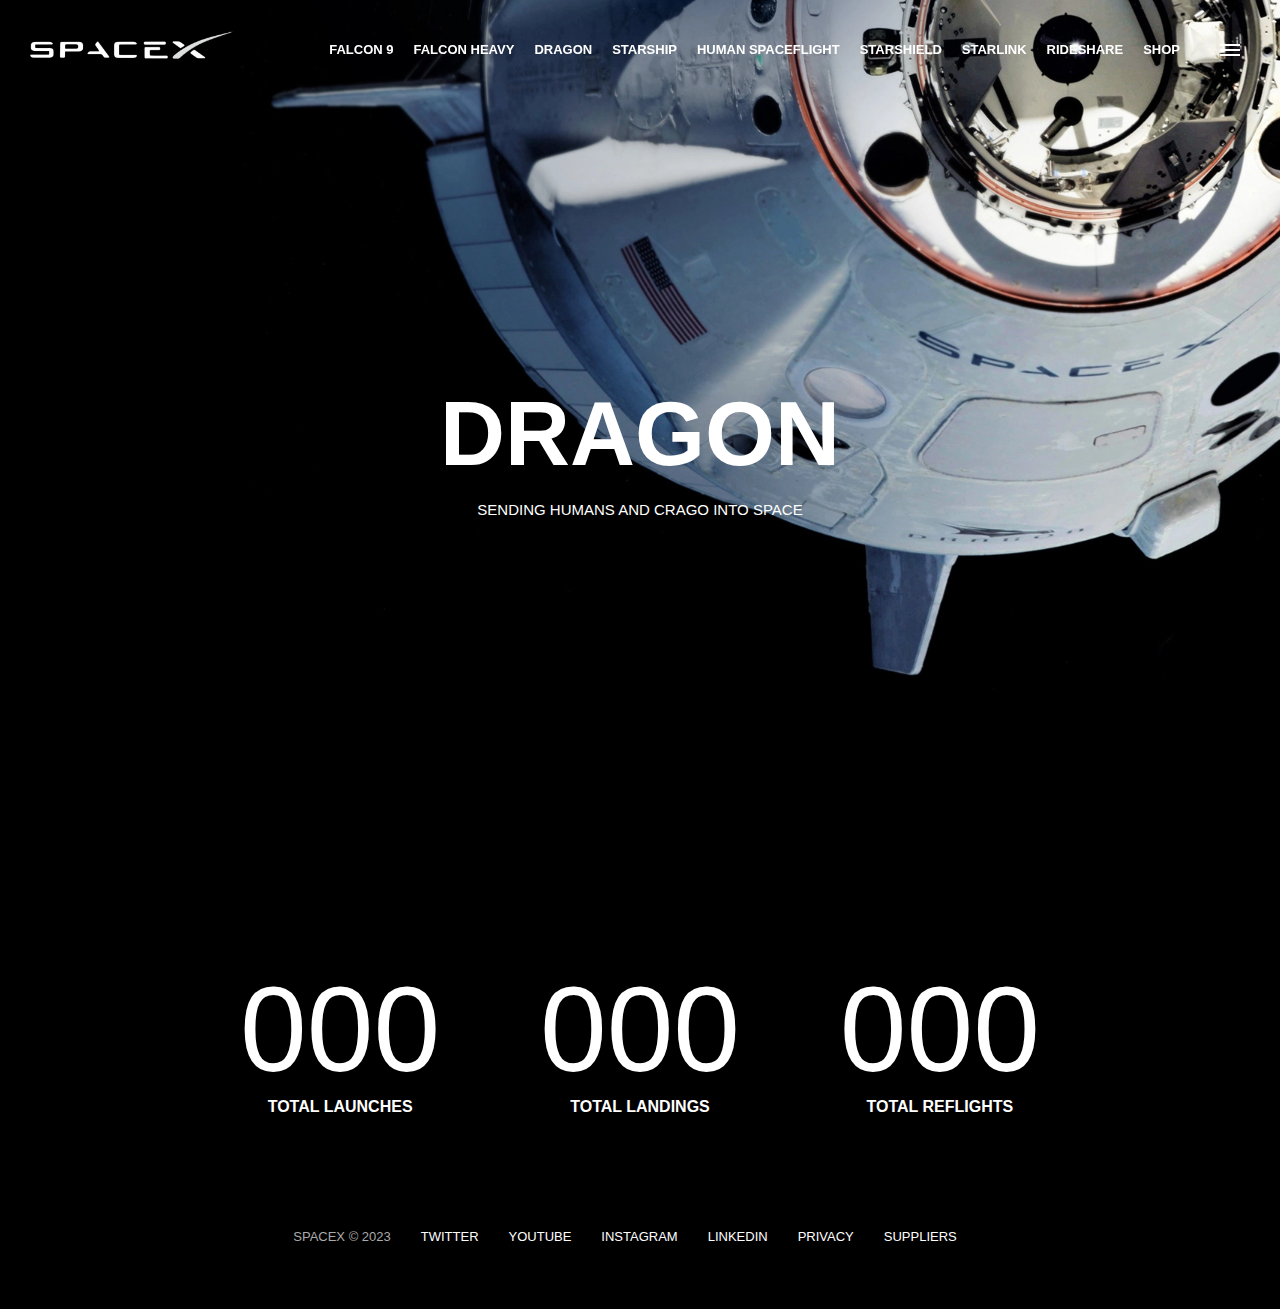
<file: dragon.html>
<!DOCTYPE html>
<html lang="en">
<head>
    <meta charset="UTF-8">
    <meta name="viewport" content="width=device-width, initial-scale=1.0">
    <meta http-equiv="X-UA-Compatible" content="IE=edge">
    <link rel="stylesheet" href="style.css">
    <title>Space X</title>
</head>
<body>


    <!-- Overlay -->
    <div id="overlay"></div>
    <div id="ham-menu" class="main-menu">
        <ul>
            <li><a href="index.html">Mission</a></li>
            <li><a href="index.html">Launches</a></li>
            <li><a href="index.html">Carriers</a></li>
            <li><a href="index.html">Updates</a></li>
            <li class="menu-only"><a href="falcon9.html">Falcon 9</a></li>
            <li class="menu-only"><a href="falcon-heavy.html">Falcon Heavy</a></li>
            <li class="menu-only"><a href="dragon.html">Dragon</a></li>
            <li class="menu-only"><a href="starship.html">Starship</a></li>
            <li class="menu-only"><a href="human-spaceflight.html">Human Spaceflight</a></li>
            <li class="menu-only"><a href="starshield.html">Starshield</a></li>
            <li class="menu-only"><a href="starlink.html">Starlink</a></li>
            <li class="menu-only"><a href="rideshare.html">Rideshare</a></li>
            <li><a href="#">Shop</a></li>
        </ul>
    </div>



    <!-- Navbar/Header -->
    <header class="navbar">
        <div class="logo">
            <a href="index.html">
                <img src="images/logo.png" alt="Space X"/>
            </a>
        </div>

        <nav class="navbar-items">
            <ul>
                <li><a href="falcon9.html">Falcon 9</a></li>
                <li><a href="falcon-heavy.html">Falcon Heavy</a></li>
                <li><a href="dragon.html">Dragon</a></li>
                <li><a href="starship.html">Starship</a></li>
                <li><a href="human-spaceflight.html">Human Spaceflight</a></li>
                <li><a href="starshield.html">Starshield</a></li>
                <li><a href="starlink.html">Starlink</a></li>
                <li><a href="rideshare.html">Rideshare</a></li>
                <li><a href="#">Shop</a></li>
            </ul>
        </nav>
    </header>  


    <!-- Hamburger Menu -->
    <button id="ham-btn" class="hamburger" type="button">
        <span class="ham-top"></span>
        <span class="ham-middle"></span>
        <span class="ham-bottom"></span>
    </button>    
    

    <!-- Section -->
    <section class="dragon  section-animate "></section>
        
    <div class="dragon-inner stylePages">
            <h3>Dragon</h3>
          <p>Sending Humans and Crago into Space</p>  
    </div>

    <div class="stats">
        <div>
            <span class="counter" data-target="43">000</span>
            <h4>Total Launches</h4>
        </div>
        <div>
            <span class="counter" data-target="38">000</span>
            <h4>Total Landings</h4>
        </div>
        <div>
            <span class="counter" data-target="21">000</span>
            <h4>Total Reflights</h4>
        </div>
    </div>
    





    <!-- Footer -->
    <footer>
        <ul>
            <li>SpaceX &copy; 2023</li>
            <li><a href="#">Twitter</a></li>
            <li><a href="#">YouTube</a></li>
            <li><a href="#">Instagram</a></li>
            <li><a href="#">LinkedIn</a></li>
            <li><a href="#">Privacy</a></li>
            <li><a href="#">Suppliers</a></li>
        </ul>
    </footer>

 
    
    <script src="script.js"></script>

</body>
</html>
</file>
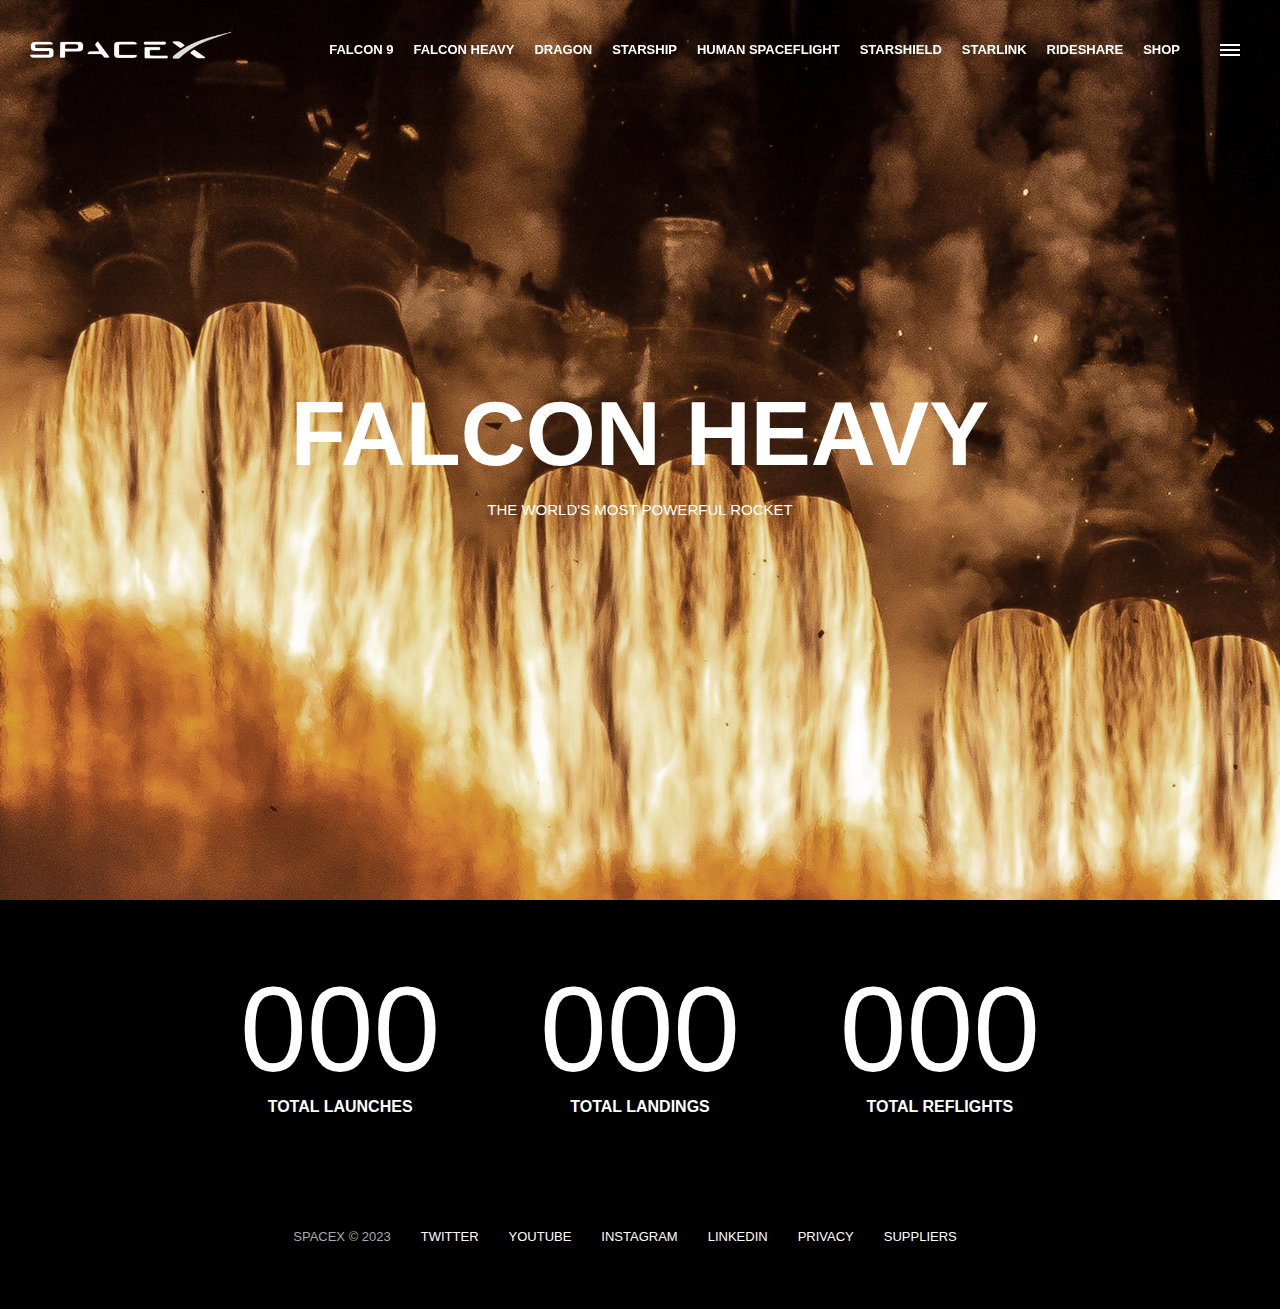
<file: falcon-heavy.html>
<!DOCTYPE html>
<html lang="en">
<head>
    <meta charset="UTF-8">
    <meta name="viewport" content="width=device-width, initial-scale=1.0">
    <meta http-equiv="X-UA-Compatible" content="IE=edge">
    <link rel="stylesheet" href="style.css">
    <title>Space X</title>
</head>
<body>


    <!-- Overlay -->
    <div id="overlay"></div>
    <div id="ham-menu" class="main-menu">
        <ul>
            <li><a href="index.html">Mission</a></li>
            <li><a href="index.html">Launches</a></li>
            <li><a href="index.html">Carriers</a></li>
            <li><a href="index.html">Updates</a></li>
            <li class="menu-only"><a href="falcon9.html">Falcon 9</a></li>
            <li class="menu-only"><a href="falcon-heavy.html">Falcon Heavy</a></li>
            <li class="menu-only"><a href="dragon.html">Dragon</a></li>
            <li class="menu-only"><a href="starship.html">Starship</a></li>
            <li class="menu-only"><a href="human-spaceflight.html">Human Spaceflight</a></li>
            <li class="menu-only"><a href="starshield.html">Starshield</a></li>
            <li class="menu-only"><a href="starlink.html">Starlink</a></li>
            <li class="menu-only"><a href="rideshare.html">Rideshare</a></li>
            <li><a href="#">Shop</a></li>
        </ul>
    </div>



    <!-- Navbar/Header -->
    <header class="navbar">
        <div class="logo">
            <a href="index.html">
                <img src="images/logo.png" alt="Space X"/>
            </a>
        </div>

        <nav class="navbar-items">
            <ul>
                <li><a href="falcon9.html">Falcon 9</a></li>
                <li><a href="falcon-heavy.html">Falcon Heavy</a></li>
                <li><a href="dragon.html">Dragon</a></li>
                <li><a href="starship.html">Starship</a></li>
                <li><a href="human-spaceflight.html">Human Spaceflight</a></li>
                <li><a href="starshield.html">Starshield</a></li>
                <li><a href="starlink.html">Starlink</a></li>
                <li><a href="rideshare.html">Rideshare</a></li>
                <li><a href="#">Shop</a></li>
            </ul>
        </nav>
    </header>  


    <!-- Hamburger Menu -->
    <button id="ham-btn" class="hamburger" type="button">
        <span class="ham-top"></span>
        <span class="ham-middle"></span>
        <span class="ham-bottom"></span>
    </button>    
    

    <!-- Section -->
    <section class="falcon-heavy  section-animate "></section>
        
    <div class="falcon-heavy-inner stylePages">
            <h3>Falcon Heavy</h3>
          <p>The world's most powerful rocket</p>  
    </div>

    <div class="stats">
        <div>
            <span class="counter" data-target="8">000</span>
            <h4>Total Launches</h4>
        </div>
        <div>
            <span class="counter" data-target="15">000</span>
            <h4>Total Landings</h4>
        </div>
        <div>
            <span class="counter" data-target="12">000</span>
            <h4>Total Reflights</h4>
        </div>
    </div>
    





    <!-- Footer -->
    <footer>
        <ul>
            <li>SpaceX &copy; 2023</li>
            <li><a href="#">Twitter</a></li>
            <li><a href="#">YouTube</a></li>
            <li><a href="#">Instagram</a></li>
            <li><a href="#">LinkedIn</a></li>
            <li><a href="#">Privacy</a></li>
            <li><a href="#">Suppliers</a></li>
        </ul>
    </footer>

 
    
    <script src="script.js"></script>

</body>
</html>
</file>
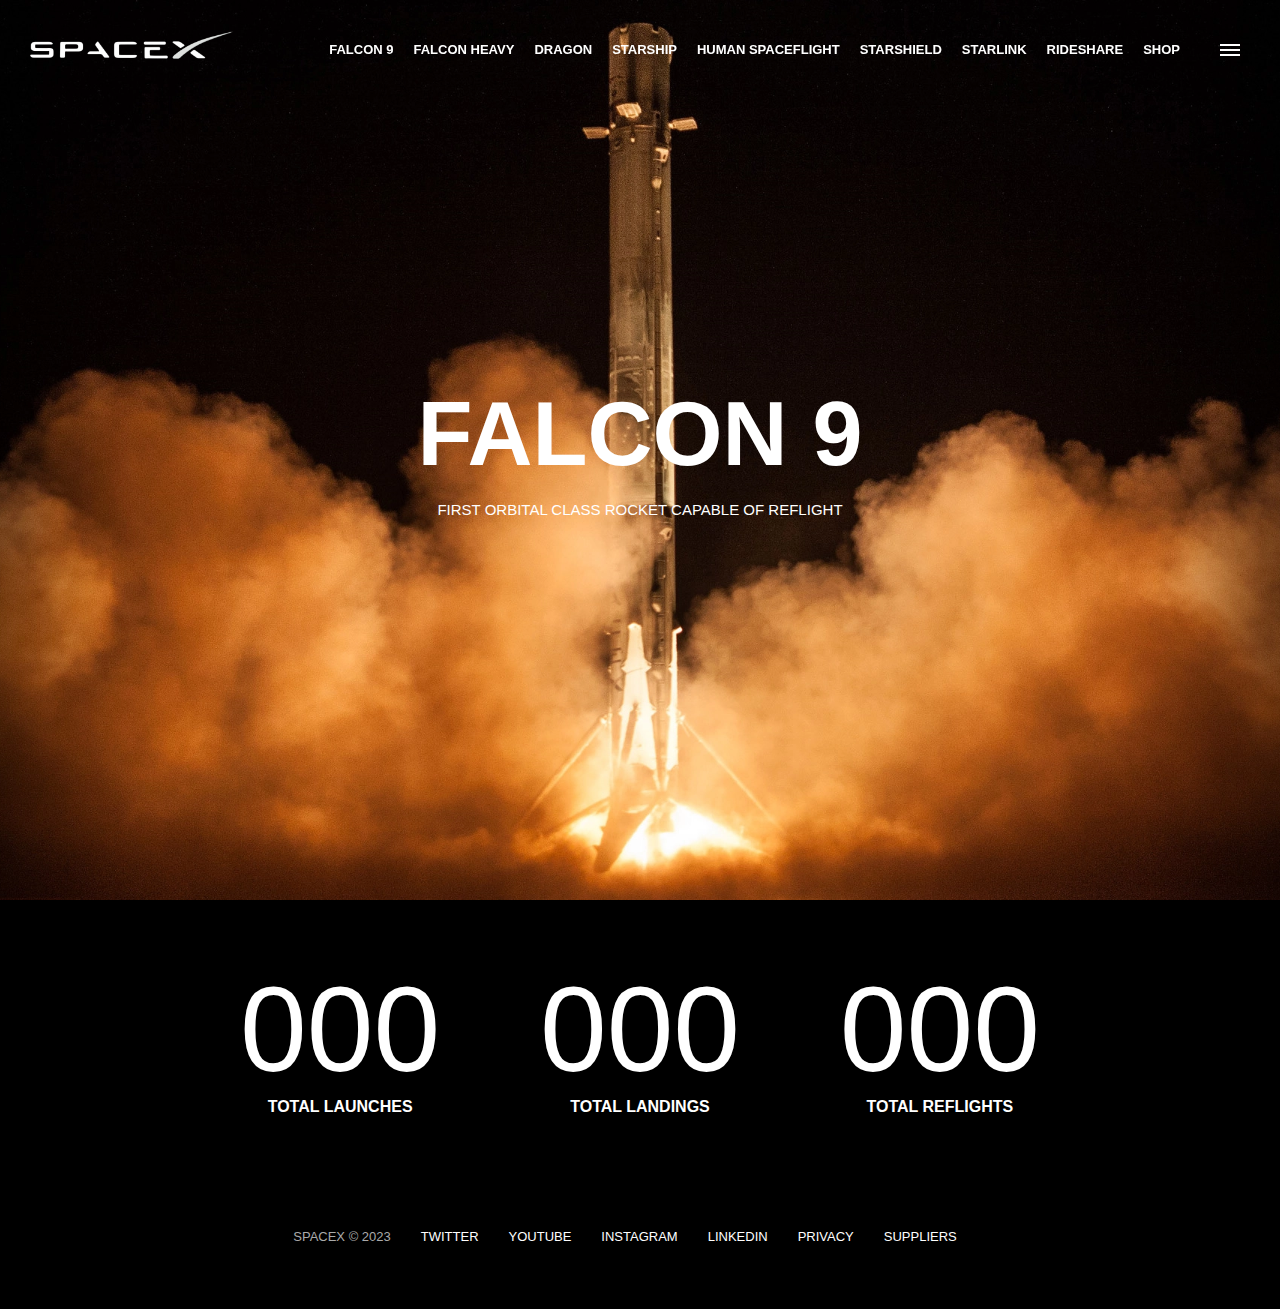
<file: falcon9.html>
<!DOCTYPE html>
<html lang="en">
<head>
    <meta charset="UTF-8">
    <meta name="viewport" content="width=device-width, initial-scale=1.0">
    <meta http-equiv="X-UA-Compatible" content="IE=edge">
    <link rel="stylesheet" href="style.css">
    <title>Space X</title>
</head>
<body>


    <!-- Overlay -->
    <div id="overlay"></div>
    <div id="ham-menu" class="main-menu">
        <ul>
            <li><a href="index.html">Mission</a></li>
            <li><a href="index.html">Launches</a></li>
            <li><a href="index.html">Carriers</a></li>
            <li><a href="index.html">Updates</a></li>
            <li class="menu-only"><a href="falcon9.html">Falcon 9</a></li>
            <li class="menu-only"><a href="falcon-heavy.html">Falcon Heavy</a></li>
            <li class="menu-only"><a href="dragon.html">Dragon</a></li>
            <li class="menu-only"><a href="starship.html">Starship</a></li>
            <li class="menu-only"><a href="human-spaceflight.html">Human Spaceflight</a></li>
            <li class="menu-only"><a href="starshield.html">Starshield</a></li>
            <li class="menu-only"><a href="starlink.html">Starlink</a></li>
            <li class="menu-only"><a href="rideshare.html">Rideshare</a></li>
            <li><a href="#">Shop</a></li>
        </ul>
    </div>



    <!-- Navbar/Header -->
    <header class="navbar">
        <div class="logo">
            <a href="index.html">
                <img src="images/logo.png" alt="Space X"/>
            </a>
        </div>

        <nav class="navbar-items">
            <ul>
                <li><a href="falcon9.html">Falcon 9</a></li>
                <li><a href="falcon-heavy.html">Falcon Heavy</a></li>
                <li><a href="dragon.html">Dragon</a></li>
                <li><a href="starship.html">Starship</a></li>
                <li><a href="human-spaceflight.html">Human Spaceflight</a></li>
                <li><a href="starshield.html">Starshield</a></li>
                <li><a href="starlink.html">Starlink</a></li>
                <li><a href="rideshare.html">Rideshare</a></li>
                <li><a href="#">Shop</a></li>
            </ul>
        </nav>
    </header>  


    <!-- Hamburger Menu -->
    <button id="ham-btn" class="hamburger" type="button">
        <span class="ham-top"></span>
        <span class="ham-middle"></span>
        <span class="ham-bottom"></span>
    </button>    
    

    <!-- Section -->
    <section class="falcon9  section-animate "></section>
        
    <div class="falcon9-inner stylePages">
            <h3>Falcon 9</h3>
          <p>First Orbital Class rocket capable of reflight</p>  
    </div>

    <div class="stats">
        <div>
            <span class="counter" data-target="283">000</span>
            <h4>Total Launches</h4>
        </div>
        <div>
            <span class="counter" data-target="241">000</span>
            <h4>Total Landings</h4>
        </div>
        <div>
            <span class="counter" data-target="216">000</span>
            <h4>Total Reflights</h4>
        </div>
    </div>
    





    <!-- Footer -->
    <footer>
        <ul>
            <li>SpaceX &copy; 2023</li>
            <li><a href="#">Twitter</a></li>
            <li><a href="#">YouTube</a></li>
            <li><a href="#">Instagram</a></li>
            <li><a href="#">LinkedIn</a></li>
            <li><a href="#">Privacy</a></li>
            <li><a href="#">Suppliers</a></li>
        </ul>
    </footer>

 
    
    <script src="script.js"></script>

</body>
</html>
</file>
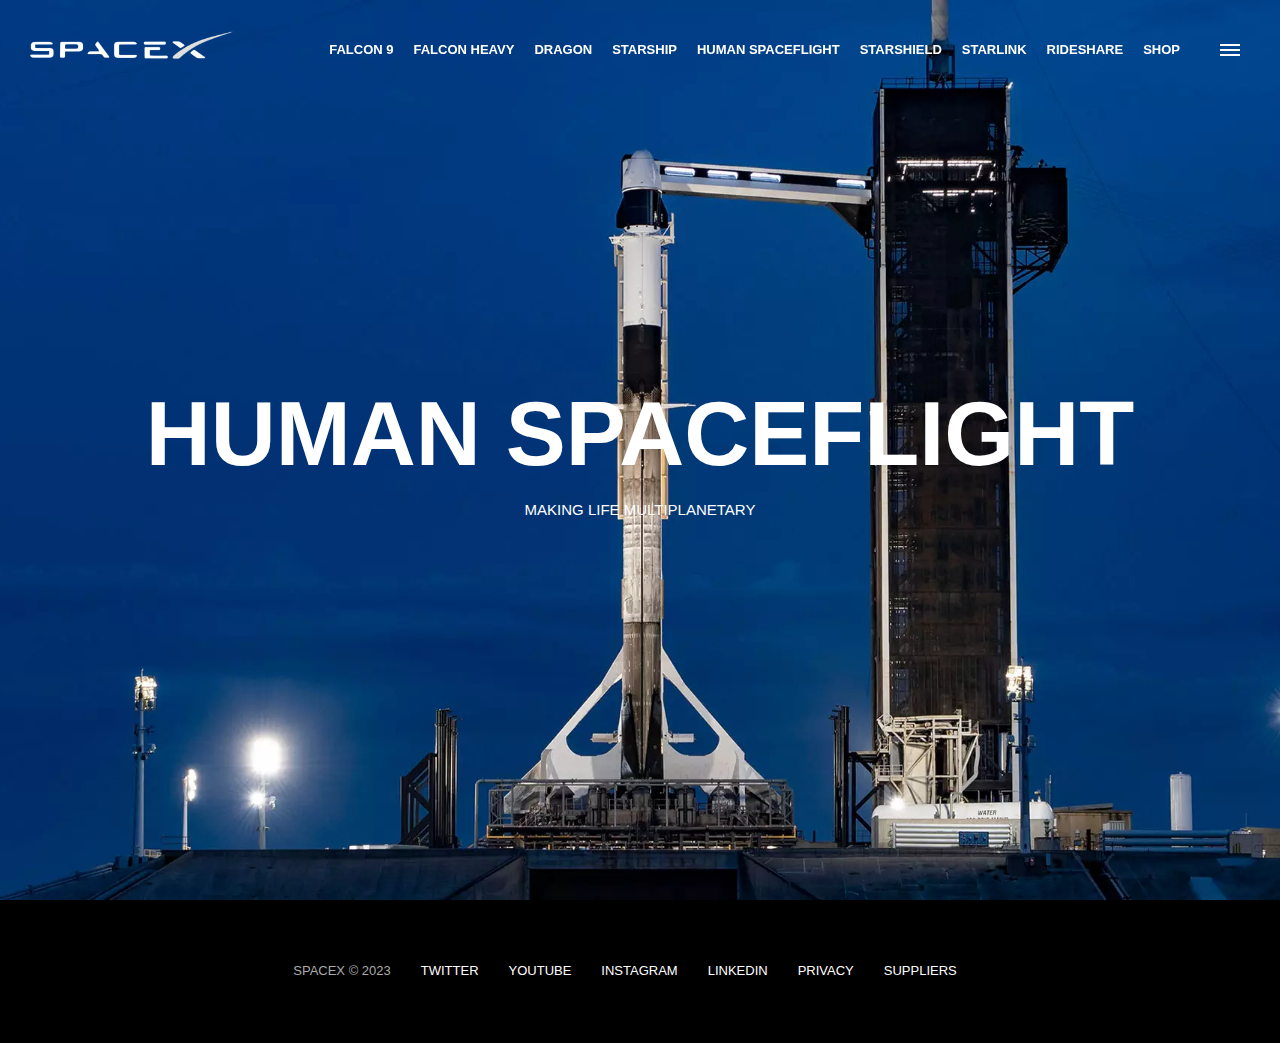
<file: human-spaceflight.html>
<!DOCTYPE html>
<html lang="en">
<head>
    <meta charset="UTF-8">
    <meta name="viewport" content="width=device-width, initial-scale=1.0">
    <meta http-equiv="X-UA-Compatible" content="IE=edge">
    <link rel="stylesheet" href="style.css">
    <title>Space X</title>
</head>
<body>


    <!-- Overlay -->
    <div id="overlay"></div>
    <div id="ham-menu" class="main-menu">
        <ul>
            <li><a href="index.html">Mission</a></li>
            <li><a href="index.html">Launches</a></li>
            <li><a href="index.html">Carriers</a></li>
            <li><a href="index.html">Updates</a></li>
            <li class="menu-only"><a href="falcon9.html">Falcon 9</a></li>
            <li class="menu-only"><a href="falcon-heavy.html">Falcon Heavy</a></li>
            <li class="menu-only"><a href="dragon.html">Dragon</a></li>
            <li class="menu-only"><a href="starship.html">Starship</a></li>
            <li class="menu-only"><a href="human-spaceflight.html">Human Spaceflight</a></li>
            <li class="menu-only"><a href="starshield.html">Starshield</a></li>
            <li class="menu-only"><a href="starlink.html">Starlink</a></li>
            <li class="menu-only"><a href="rideshare.html">Rideshare</a></li>
            <li><a href="#">Shop</a></li>
        </ul>
    </div>



    <!-- Navbar/Header -->
    <header class="navbar">
        <div class="logo">
            <a href="index.html">
                <img src="images/logo.png" alt="Space X"/>
            </a>
        </div>

        <nav class="navbar-items">
            <ul>
                <li><a href="falcon9.html">Falcon 9</a></li>
                <li><a href="falcon-heavy.html">Falcon Heavy</a></li>
                <li><a href="dragon.html">Dragon</a></li>
                <li><a href="starship.html">Starship</a></li>
                <li><a href="human-spaceflight.html">Human Spaceflight</a></li>
                <li><a href="starshield.html">Starshield</a></li>
                <li><a href="starlink.html">Starlink</a></li>
                <li><a href="rideshare.html">Rideshare</a></li>
                <li><a href="#">Shop</a></li>
            </ul>
        </nav>
    </header>  


    <!-- Hamburger Menu -->
    <button id="ham-btn" class="hamburger" type="button">
        <span class="ham-top"></span>
        <span class="ham-middle"></span>
        <span class="ham-bottom"></span>
    </button>    
    

    <!-- Section -->
    <section class="human-spaceflight  section-animate "></section>
        
    <div class="human-spaceflight-inner stylePages">
            <h3>Human Spaceflight</h3>
          <p>Making Life Multiplanetary</p>  
    </div>

    <!-- <div class="stats">
        <div>
            <span class="counter" data-target="283">000</span>
            <h4>Total Launches</h4>
        </div>
        <div>
            <span class="counter" data-target="241">000</span>
            <h4>Total Landings</h4>
        </div>
        <div>
            <span class="counter" data-target="216">000</span>
            <h4>Total Reflights</h4>
        </div>
    </div> -->
    





    <!-- Footer -->
    <footer>
        <ul>
            <li>SpaceX &copy; 2023</li>
            <li><a href="#">Twitter</a></li>
            <li><a href="#">YouTube</a></li>
            <li><a href="#">Instagram</a></li>
            <li><a href="#">LinkedIn</a></li>
            <li><a href="#">Privacy</a></li>
            <li><a href="#">Suppliers</a></li>
        </ul>
    </footer>

 
    
    <script src="script.js"></script>

</body>
</html>
</file>
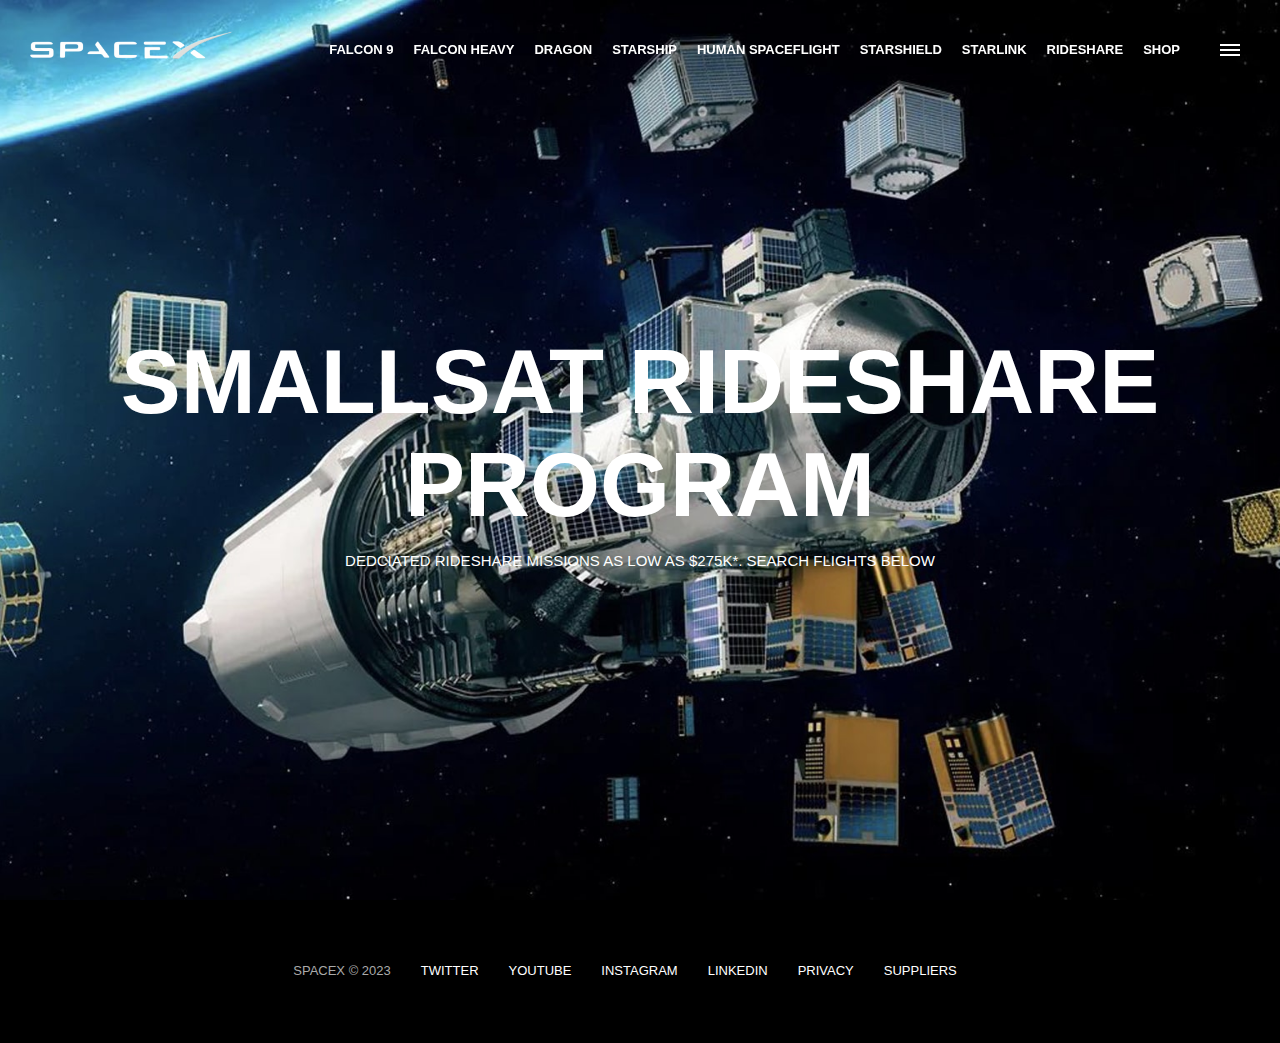
<file: rideshare.html>
<!DOCTYPE html>
<html lang="en">
<head>
    <meta charset="UTF-8">
    <meta name="viewport" content="width=device-width, initial-scale=1.0">
    <meta http-equiv="X-UA-Compatible" content="IE=edge">
    <link rel="stylesheet" href="style.css">
    <title>Space X</title>
</head>
<body>


    <!-- Overlay -->
    <div id="overlay"></div>
    <div id="ham-menu" class="main-menu">
        <ul>
            <li><a href="index.html">Mission</a></li>
            <li><a href="index.html">Launches</a></li>
            <li><a href="index.html">Carriers</a></li>
            <li><a href="index.html">Updates</a></li>
            <li class="menu-only"><a href="falcon9.html">Falcon 9</a></li>
            <li class="menu-only"><a href="falcon-heavy.html">Falcon Heavy</a></li>
            <li class="menu-only"><a href="dragon.html">Dragon</a></li>
            <li class="menu-only"><a href="starship.html">Starship</a></li>
            <li class="menu-only"><a href="human-spaceflight.html">Human Spaceflight</a></li>
            <li class="menu-only"><a href="starshield.html">Starshield</a></li>
            <li class="menu-only"><a href="starlink.html">Starlink</a></li>
            <li class="menu-only"><a href="rideshare.html">Rideshare</a></li>
            <li><a href="#">Shop</a></li>
        </ul>
    </div>



    <!-- Navbar/Header -->
    <header class="navbar">
        <div class="logo">
            <a href="index.html">
                <img src="images/logo.png" alt="Space X"/>
            </a>
        </div>

        <nav class="navbar-items">
            <ul>
                <li><a href="falcon9.html">Falcon 9</a></li>
                <li><a href="falcon-heavy.html">Falcon Heavy</a></li>
                <li><a href="dragon.html">Dragon</a></li>
                <li><a href="starship.html">Starship</a></li>
                <li><a href="human-spaceflight.html">Human Spaceflight</a></li>
                <li><a href="starshield.html">Starshield</a></li>
                <li><a href="starlink.html">Starlink</a></li>
                <li><a href="rideshare.html">Rideshare</a></li>
                <li><a href="#">Shop</a></li>
            </ul>
        </nav>
    </header>  


    <!-- Hamburger Menu -->
    <button id="ham-btn" class="hamburger" type="button">
        <span class="ham-top"></span>
        <span class="ham-middle"></span>
        <span class="ham-bottom"></span>
    </button>    
    

    <!-- Section -->
    <section class="rideshare  section-animate "></section>
        
    <div class="rideshare-inner stylePages">
            <h3>Smallsat Rideshare Program</h3>
          <p>Dedciated rideshare missions as low as $275k*. Search flights below</p>  
    </div>

    <!-- <div class="stats">
        <div>
            <span class="counter" data-target="283">000</span>
            <h4>Total Launches</h4>
        </div>
        <div>
            <span class="counter" data-target="241">000</span>
            <h4>Total Landings</h4>
        </div>
        <div>
            <span class="counter" data-target="216">000</span>
            <h4>Total Reflights</h4>
        </div>
    </div> -->
    





    <!-- Footer -->
    <footer>
        <ul>
            <li>SpaceX &copy; 2023</li>
            <li><a href="#">Twitter</a></li>
            <li><a href="#">YouTube</a></li>
            <li><a href="#">Instagram</a></li>
            <li><a href="#">LinkedIn</a></li>
            <li><a href="#">Privacy</a></li>
            <li><a href="#">Suppliers</a></li>
        </ul>
    </footer>

 
    
    <script src="script.js"></script>

</body>
</html>
</file>
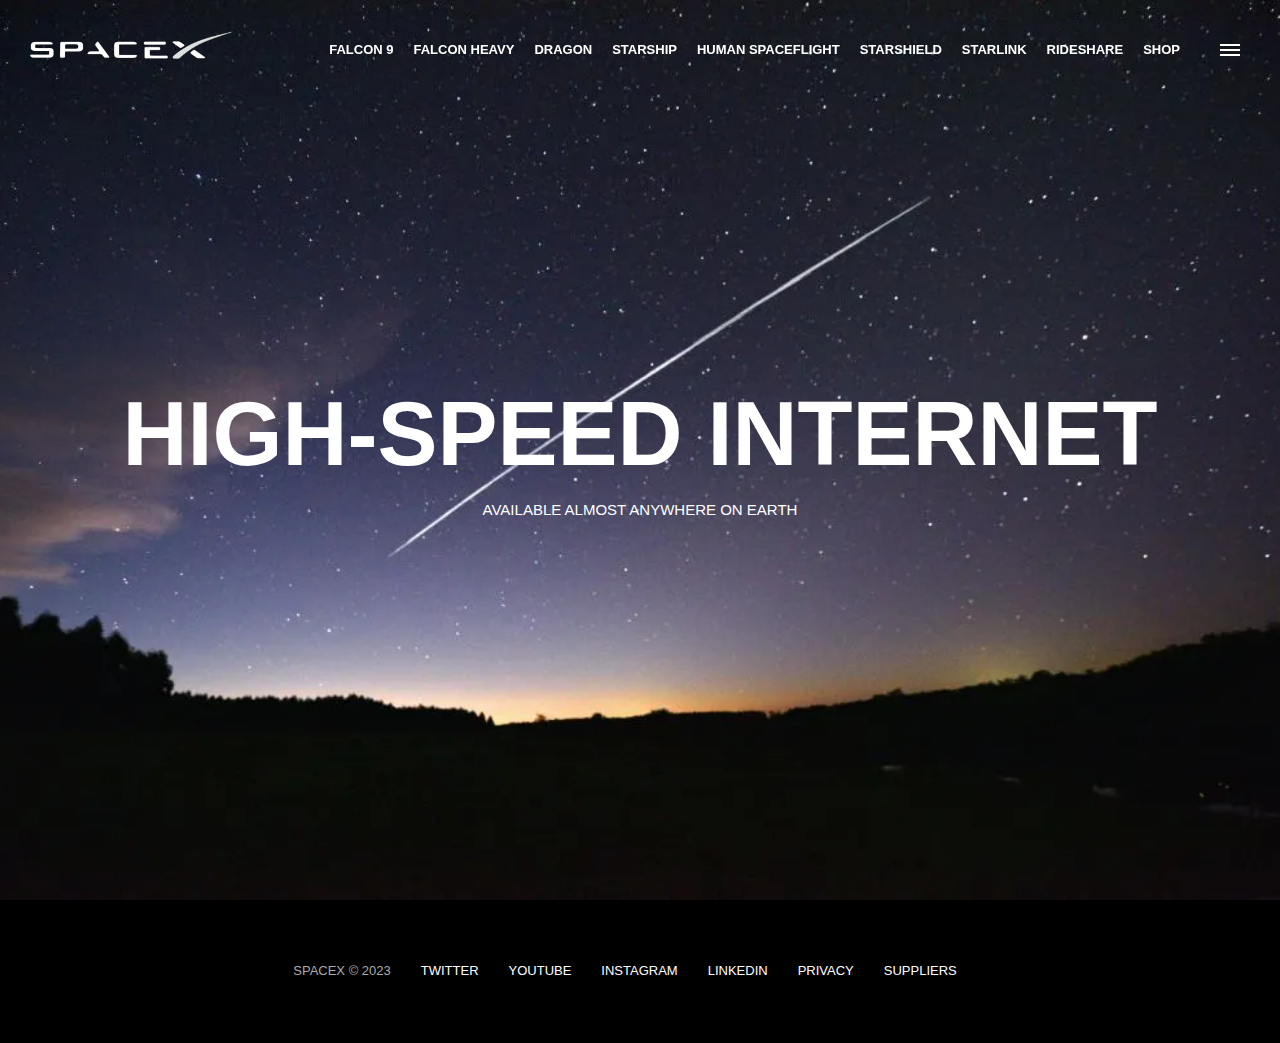
<file: starlink.html>
<!DOCTYPE html>
<html lang="en">
<head>
    <meta charset="UTF-8">
    <meta name="viewport" content="width=device-width, initial-scale=1.0">
    <meta http-equiv="X-UA-Compatible" content="IE=edge">
    <link rel="stylesheet" href="style.css">
    <title>Space X</title>
</head>
<body>


    <!-- Overlay -->
    <div id="overlay"></div>
    <div id="ham-menu" class="main-menu">
        <ul>
            <li><a href="index.html">Mission</a></li>
            <li><a href="index.html">Launches</a></li>
            <li><a href="index.html">Carriers</a></li>
            <li><a href="index.html">Updates</a></li>
            <li class="menu-only"><a href="falcon9.html">Falcon 9</a></li>
            <li class="menu-only"><a href="falcon-heavy.html">Falcon Heavy</a></li>
            <li class="menu-only"><a href="dragon.html">Dragon</a></li>
            <li class="menu-only"><a href="starship.html">Starship</a></li>
            <li class="menu-only"><a href="human-spaceflight.html">Human Spaceflight</a></li>
            <li class="menu-only"><a href="starshield.html">Starshield</a></li>
            <li class="menu-only"><a href="starlink.html">Starlink</a></li>
            <li class="menu-only"><a href="rideshare.html">Rideshare</a></li>
            <li><a href="#">Shop</a></li>
        </ul>
    </div>



    <!-- Navbar/Header -->
    <header class="navbar">
        <div class="logo">
            <a href="index.html">
                <img src="images/logo.png" alt="Space X"/>
            </a>
        </div>

        <nav class="navbar-items">
            <ul>
                <li><a href="falcon9.html">Falcon 9</a></li>
                <li><a href="falcon-heavy.html">Falcon Heavy</a></li>
                <li><a href="dragon.html">Dragon</a></li>
                <li><a href="starship.html">Starship</a></li>
                <li><a href="human-spaceflight.html">Human Spaceflight</a></li>
                <li><a href="starshield.html">Starshield</a></li>
                <li><a href="starlink.html">Starlink</a></li>
                <li><a href="rideshare.html">Rideshare</a></li>
                <li><a href="#">Shop</a></li>
            </ul>
        </nav>
    </header>  


    <!-- Hamburger Menu -->
    <button id="ham-btn" class="hamburger" type="button">
        <span class="ham-top"></span>
        <span class="ham-middle"></span>
        <span class="ham-bottom"></span>
    </button>    
    

    <!-- Section -->
    <section class="starlink  section-animate "></section>
        
    <div class="starlink-inner stylePages">
            <h3>High-Speed Internet</h3>
          <p>Available almost anywhere on earth</p>  
    </div>

    <!-- <div class="stats">
        <div>
            <span class="counter" data-target="283">000</span>
            <h4>Total Launches</h4>
        </div>
        <div>
            <span class="counter" data-target="241">000</span>
            <h4>Total Landings</h4>
        </div>
        <div>
            <span class="counter" data-target="216">000</span>
            <h4>Total Reflights</h4>
        </div>
    </div> -->
    





    <!-- Footer -->
    <footer>
        <ul>
            <li>SpaceX &copy; 2023</li>
            <li><a href="#">Twitter</a></li>
            <li><a href="#">YouTube</a></li>
            <li><a href="#">Instagram</a></li>
            <li><a href="#">LinkedIn</a></li>
            <li><a href="#">Privacy</a></li>
            <li><a href="#">Suppliers</a></li>
        </ul>
    </footer>

 
    
    <script src="script.js"></script>

</body>
</html>
</file>
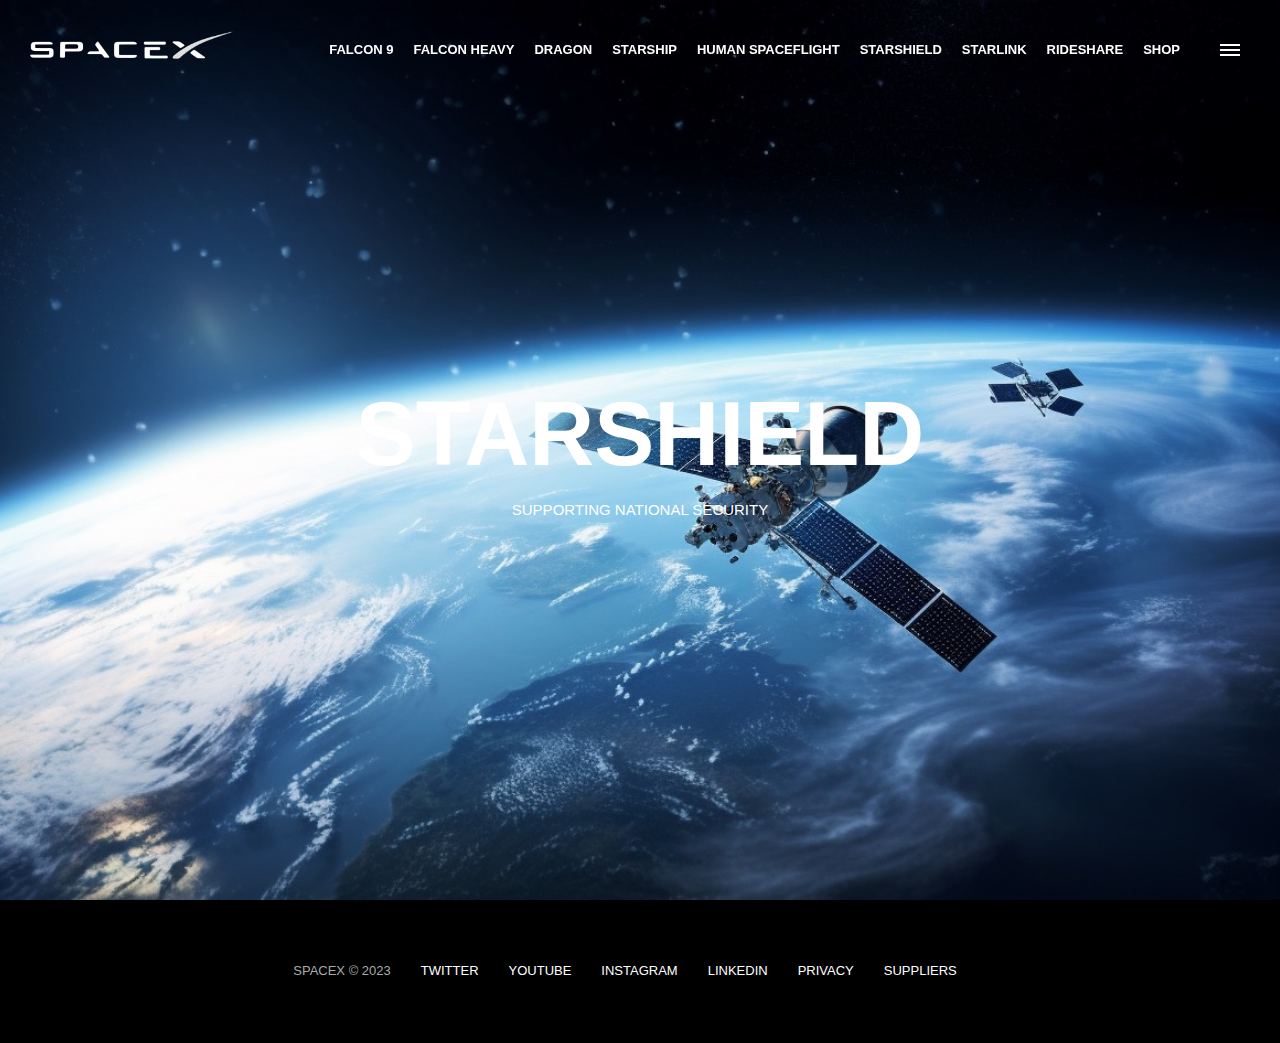
<file: starshield.html>
<!DOCTYPE html>
<html lang="en">
<head>
    <meta charset="UTF-8">
    <meta name="viewport" content="width=device-width, initial-scale=1.0">
    <meta http-equiv="X-UA-Compatible" content="IE=edge">
    <link rel="stylesheet" href="style.css">
    <title>Space X</title>
</head>
<body>


    <!-- Overlay -->
    <div id="overlay"></div>
    <div id="ham-menu" class="main-menu">
        <ul>
            <li><a href="index.html">Mission</a></li>
            <li><a href="index.html">Launches</a></li>
            <li><a href="index.html">Carriers</a></li>
            <li><a href="index.html">Updates</a></li>
            <li class="menu-only"><a href="falcon9.html">Falcon 9</a></li>
            <li class="menu-only"><a href="falcon-heavy.html">Falcon Heavy</a></li>
            <li class="menu-only"><a href="dragon.html">Dragon</a></li>
            <li class="menu-only"><a href="starship.html">Starship</a></li>
            <li class="menu-only"><a href="human-spaceflight.html">Human Spaceflight</a></li>
            <li class="menu-only"><a href="starshield.html">Starshield</a></li>
            <li class="menu-only"><a href="starlink.html">Starlink</a></li>
            <li class="menu-only"><a href="rideshare.html">Rideshare</a></li>
            <li><a href="#">Shop</a></li>
        </ul>
    </div>



    <!-- Navbar/Header -->
    <header class="navbar">
        <div class="logo">
            <a href="index.html">
                <img src="images/logo.png" alt="Space X"/>
            </a>
        </div>

        <nav class="navbar-items">
            <ul>
                <li><a href="falcon9.html">Falcon 9</a></li>
                <li><a href="falcon-heavy.html">Falcon Heavy</a></li>
                <li><a href="dragon.html">Dragon</a></li>
                <li><a href="starship.html">Starship</a></li>
                <li><a href="human-spaceflight.html">Human Spaceflight</a></li>
                <li><a href="starshield.html">Starshield</a></li>
                <li><a href="starlink.html">Starlink</a></li>
                <li><a href="rideshare.html">Rideshare</a></li>
                <li><a href="#">Shop</a></li>
            </ul>
        </nav>
    </header>  


    <!-- Hamburger Menu -->
    <button id="ham-btn" class="hamburger" type="button">
        <span class="ham-top"></span>
        <span class="ham-middle"></span>
        <span class="ham-bottom"></span>
    </button>    
    

    <!-- Section -->
    <section class="starshield  section-animate "></section>
        
    <div class="starshield-inner stylePages">
            <h3>Starshield</h3>
          <p>Supporting National Security</p>  
    </div>

    <!-- <div class="stats">
        <div>
            <span class="counter" data-target="283">000</span>
            <h4>Total Launches</h4>
        </div>
        <div>
            <span class="counter" data-target="241">000</span>
            <h4>Total Landings</h4>
        </div>
        <div>
            <span class="counter" data-target="216">000</span>
            <h4>Total Reflights</h4>
        </div>
    </div> -->
    





    <!-- Footer -->
    <footer>
        <ul>
            <li>SpaceX &copy; 2023</li>
            <li><a href="#">Twitter</a></li>
            <li><a href="#">YouTube</a></li>
            <li><a href="#">Instagram</a></li>
            <li><a href="#">LinkedIn</a></li>
            <li><a href="#">Privacy</a></li>
            <li><a href="#">Suppliers</a></li>
        </ul>
    </footer>

 
    
    <script src="script.js"></script>

</body>
</html>
</file>
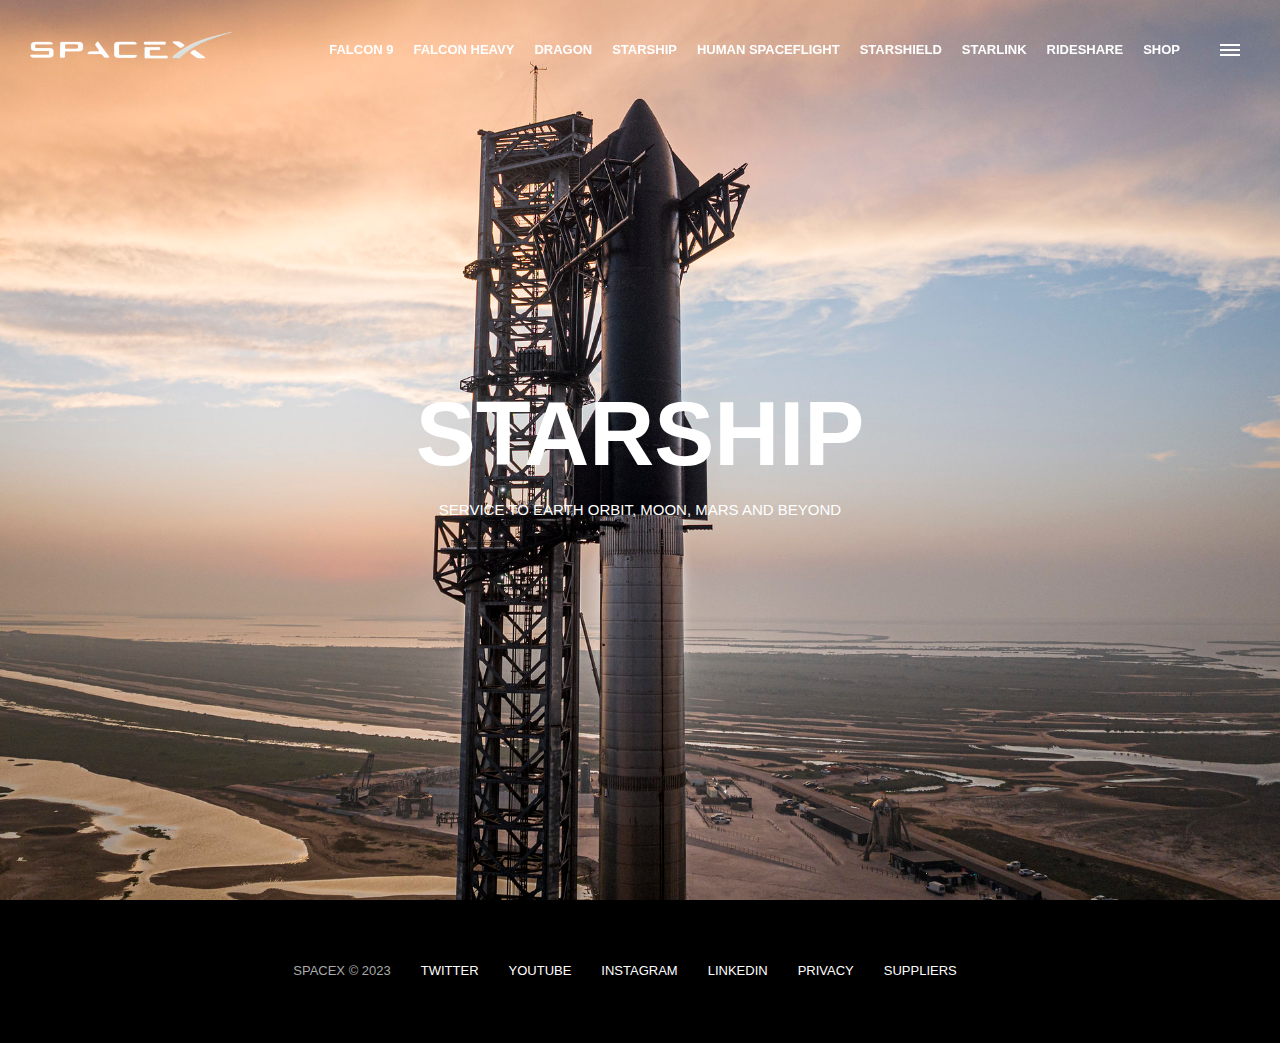
<file: starship.html>
<!DOCTYPE html>
<html lang="en">
<head>
    <meta charset="UTF-8">
    <meta name="viewport" content="width=device-width, initial-scale=1.0">
    <meta http-equiv="X-UA-Compatible" content="IE=edge">
    <link rel="stylesheet" href="style.css">
    <title>Space X</title>
</head>
<body>


    <!-- Overlay -->
    <div id="overlay"></div>
    <div id="ham-menu" class="main-menu">
        <ul>
            <li><a href="index.html">Mission</a></li>
            <li><a href="index.html">Launches</a></li>
            <li><a href="index.html">Carriers</a></li>
            <li><a href="index.html">Updates</a></li>
            <li class="menu-only"><a href="falcon9.html">Falcon 9</a></li>
            <li class="menu-only"><a href="falcon-heavy.html">Falcon Heavy</a></li>
            <li class="menu-only"><a href="dragon.html">Dragon</a></li>
            <li class="menu-only"><a href="starship.html">Starship</a></li>
            <li class="menu-only"><a href="human-spaceflight.html">Human Spaceflight</a></li>
            <li class="menu-only"><a href="starshield.html">Starshield</a></li>
            <li class="menu-only"><a href="starlink.html">Starlink</a></li>
            <li class="menu-only"><a href="rideshare.html">Rideshare</a></li>
            <li><a href="#">Shop</a></li>
        </ul>
    </div>



    <!-- Navbar/Header -->
    <header class="navbar">
        <div class="logo">
            <a href="index.html">
                <img src="images/logo.png" alt="Space X"/>
            </a>
        </div>

        <nav class="navbar-items">
            <ul>
                <li><a href="falcon9.html">Falcon 9</a></li>
                <li><a href="falcon-heavy.html">Falcon Heavy</a></li>
                <li><a href="dragon.html">Dragon</a></li>
                <li><a href="starship.html">Starship</a></li>
                <li><a href="human-spaceflight.html">Human Spaceflight</a></li>
                <li><a href="starshield.html">Starshield</a></li>
                <li><a href="starlink.html">Starlink</a></li>
                <li><a href="rideshare.html">Rideshare</a></li>
                <li><a href="#">Shop</a></li>
            </ul>
        </nav>
    </header>  


    <!-- Hamburger Menu -->
    <button id="ham-btn" class="hamburger" type="button">
        <span class="ham-top"></span>
        <span class="ham-middle"></span>
        <span class="ham-bottom"></span>
    </button>    
    

    <!-- Section -->
    <section class="starship  section-animate "></section>
        
    <div class="starship-inner stylePages">
            <h3>Starship</h3>
          <p>Service to Earth Orbit, Moon, Mars and Beyond</p>  
    </div>

    <!-- <div class="stats">
        <div>
            <span class="counter" data-target="283">000</span>
            <h4>Total Launches</h4>
        </div>
        <div>
            <span class="counter" data-target="241">000</span>
            <h4>Total Landings</h4>
        </div>
        <div>
            <span class="counter" data-target="216">000</span>
            <h4>Total Reflights</h4>
        </div>
    </div> -->
    





    <!-- Footer -->
    <footer>
        <ul>
            <li>SpaceX &copy; 2023</li>
            <li><a href="#">Twitter</a></li>
            <li><a href="#">YouTube</a></li>
            <li><a href="#">Instagram</a></li>
            <li><a href="#">LinkedIn</a></li>
            <li><a href="#">Privacy</a></li>
            <li><a href="#">Suppliers</a></li>
        </ul>
    </footer>

 
    
    <script src="script.js"></script>

</body>
</html>
</file>
<file: style.css>
*, *::before, *::after {
    margin: 0;
    padding: 0;
    box-sizing: border-box;
}

body {
    font-family: 'Brandon Grotesque','brandon-grotesque',Helvetica,sans-serif;
    background-color: #000;
    color: #fff;
}


/* Navbar/Header  */
a {
   text-decoration: none;
   color: #fff; 
}

ul {
    list-style: none;
}

.navbar {
    position: fixed;
    top: 0;
    left: 0;
    width: 100%;
    z-index: 3;
    display: flex;
    justify-content: space-between;
    align-items: center;
    text-transform: uppercase;
    height: 100px;
    padding: 0 30px;
}


.logo {
    width: 210px;
    height: auto;
}

.logo img {
    display: block !important;
    width: 100%;
    height: auto;
}

.navbar-items {
    margin-right: 50px;
}

.navbar-items ul{
    display: flex;
}

.navbar-items ul li {
    position: relative;
    margin-right: 20px;
    padding-bottom: 2px;
}
  
.navbar-items ul li a{
    font-size: 13px;
    font-weight: 600;
}

.navbar-items ul li a::after {
    content: "";
    position: absolute;
    bottom: 0;
    left: 0;
    width: 100%;
    height: 1px;
    background: #fff;
    transform: scaleX(0);
    transition: transform 0.6s cubic-bezier(0.19,1,0.22,1);
    transform-origin: right center;
}
  
.navbar-items ul li a:hover::after {
    transform: scaleX(1);
    transform-origin: left center;
    transition: transform 0.6s;
}


/* Section A */

section {
    position: relative;
    height: 100vh;
    background-position: center center;
    background-repeat: no-repeat;
    background-size: cover;
    text-transform: uppercase;
}

.section-inner {
    position: absolute;
    bottom: 120px;
    left: 100px;
    max-width: 480px;
}

.section-inner h4 {
    font-size: 18px;
    margin-bottom: 5px;
    font-weight: 300;
    animation: fadeInUp 1s ease-in-out;
}

.section-inner h2 {
    font-size: 40px;
    font-weight: 700;
    margin-bottom: 20px ;
    animation: fadeInUp 1s ease-in-out 0.2s;
    animation-fill-mode: both;
}

.section-inner a {
    animation: fadeInUp 1s ease-in-out 0.4s;
    animation-fill-mode: both;
}

.section-a {
    background-image: url("images/section-a.jpg");
}

.section-b {
    background-image: url("images/section-b.webp");
}

.section-c {
    background-image: url("images/section-c.webp");
}

.section-d {
    background-image: url("images/section-d.webp");
}

.section-e {
    background-image: url("images/section-e.webp");
}

.section-f {
    background-image: url("images/section-f.webp");
}

.btn {
    position: relative;
    display: inline-block;
    cursor: pointer;
    text-align: center;
    min-width: 130px;
    padding: 15px 50px;
    margin-top: 8px;
    border: 2px solid #fff;
    text-transform: uppercase;
    font-weight: bold;
    overflow: hidden;
    z-index: 2;
}

.btn:hover span{
    color: #000;
}


.btn .hover {
    position: absolute;
    top: 0;
    left: 0;
    width: 100%;
    height: 100%;
    background-color: #fff;
    color: #000;
    z-index: -1;
    transform: translateY(100%);
    transition: transform 0.6s cubic-bezier(0.19,1,0.22,1);
    
}


.btn:hover .hover {
    transform: translateY(0);
}


.scroll-arrow {
    position: absolute;
    bottom: 50px;
    left: 50%;
    transform: translateX(-50%);
    animation: fadeBounce 7s infinite;
}


/* Footer */
footer {
    position: relative;
    padding: 55px 0;
}

footer ul {
    display: flex;
    flex-wrap: wrap;
    justify-content: center;
    align-items: center;
}

footer ul li {
    margin-right: 30px;
    color: #aaa;
    text-transform: uppercase;
    font-size: 13px;
    line-height: 2.5;
}

footer ul li a {
    color: #fff;
    transition: color 0.6s;
}

footer ul li a:hover {
    color: #aaa;
}


/* Hamburger Menu */

.hamburger {
    position: fixed;
    top: 40px;
    right: 40px;
    z-index: 10;
    cursor: pointer;
    width: 20px;
    height: 20px;
    background: none;
    border:none;
}
 
.ham-top,.ham-middle,.ham-bottom {
    position: absolute;
    width: 20px;
    height: 2px;
    top: 0;
    left: 0;
    background: #fff;
    transition: all 0.5s;
}

.ham-top {
    transform: translateY(4px);
}

.ham-middle {
    transform: translateY(9px);
}

.ham-bottom{
    transform: translateY(14px);
}

.open {
    transform: rotate(90deg);
}

.open .ham-top {
    transform: rotate(45deg) translateY(6px) translateX(6px);
}

.open .ham-middle {
    display: none;     
}

.open .ham-bottom {    
    transform: rotate(-45deg) translateY(6px) translateX(-6px);     
}


/* overlay-show */
.overlay-show {
    position: fixed;
    top: 0;
    left: 0;
    width: 100%;
    height: 100%;
    background-color: rgba(0,0,0,0.5);
    z-index: 3;
}

/* stop body scroll */
.stop-scrolling{
    overflow: hidden;
}


/* Menu */
.menu-only {
    display: none;
}

.main-menu {
    position: fixed;
    top: 0;
    right: 0;
    width: 350px;
    height: 100%;
    z-index: 4;
    background: #000;
    display: flex;
    align-items: center;
    justify-content: center; 
    transform: translateX(100%);
    transition: transform 0.6s cubic-bezier(0.19,1,0.22,1);
}

/* Show menu */
.show-menu {
    transform: translateX(0);
}


.main-menu ul {
    display: flex;
    flex-direction: column;
    align-items: end;
    justify-content: center;
    padding: 50px;
    width: 100%;
    margin-top: 50px;
}

.main-menu ul li {
    margin-bottom: 20px;
    font-size: 15px;
    text-transform: uppercase;
    border-bottom: 1px #555 solid;
    width: 100%;
    text-align: right;
    padding-bottom: 2px;
}

.main-menu ul li a {
    color: #fff;
    transition: color 0.6s;
}

.main-menu ul li a:hover {
    color: #aaa;
}


/* Inner Pages */
.falcon9 {
    background-image: url("images/falcon-9.webp");
}

.falcon-heavy {
    background-image: url("images/falcon-heavy.webp");
}

.dragon {
    background-image: url("images/dragon.webp");
}

.starship {
    background-image: url("images/starship.jpg");
}

.human-spaceflight {
    background-image: url("images/human-spaceflight.webp");
}

.starshield {
    background-image: url("images/starshield.jpeg");
}

.starlink {
    background-image: url("images/starlink.webp");
}

.rideshare {
    background-image: url("images/rideshare.jpg");
}

.section-animate {
    animation: fadeIn 2s ease-in-out;
}

.stylePages {
    position: absolute;
    top: 50%;
    left: 50%;
    transform: translate(-50%, -50%);
    text-transform: uppercase;
    text-align: center;
    width: 100%;
}

.stylePages h3 {
    font-size: 90px;
    margin-bottom: 15px;
    animation: fadeInUp 2s ease-in-out;
}

.stylePages p {
    font-size: 15px;
    animation: fadeInUp 2s ease-in-out 0.2s;
    animation-fill-mode: both;    
}   


.stats {
    max-width: 800px;
    margin: 0 auto;
    display: flex;
    align-items: center;
    justify-content: space-between;
    text-transform: uppercase;
    text-align: center;   
    margin-top: 60px;
    margin-bottom: 50px;
}

.stats div span{
    font-size: 120px;
}

.stats div span h4{
    font-size: 24px;
}


/* Animations */

@keyframes fadeInUp {
    0% {
        opacity: 0;
        transform: translateY(140px);
    }

    100% {
        opacity: 1;
        transform: translateY(0);
    }
}


@keyframes fadeIn {
    0% {
        opacity: 0;
    }

    100% {
        opacity: 1;
    }
}


@keyframes fadeBounce {
    0%,20%,40%,60%,80%,100% {
      opacity: 0;
      transform: translateY(-20px);  
    }

    50% {
        opacity: 1;
        transform: translateY(0);
    }
}



/* Media Queries */

@media (max-width: 960px) {
    .navbar-items {
        display: none;
    }

    .log0-img {
        margin: none;
    }

    .logo {
        width: 150px;
        margin: auto;
        top: 0;

    }

    .menu-only {
        display: block; 
    }

    .stylePages h3 {
        font-size: 80px;
    }
    
    .stylePages p {
        font-size: 12px;    
    }   

    
    .stats div span{
        font-size: 100px;
    }
    
    .stats div span h4{
        font-size: 20px;
    }
}


@media (max-width: 790px) {
    
    .stylePages h3 {
        font-size: 60px;
    }
    
    .stylePages p {
        font-size: 10px;    
    }   

    .stats {
        max-width: 600px;
    }

    .stats div span{
        font-size: 80px;
    }
    
    .stats div span h4{
        font-size: 17px;
    }

}

@media (max-width: 690px) {
    .section-inner {
        bottom: 60px;
        left: 40px;
    }
    
    .section-inner h4 {
        font-size: 15px;
        font-weight: 250;
    }
    
    .section-inner h2 {
        font-size: 30px;
        font-weight: 600;
    }
    
    .section-inner span {
        font-size: 12px;
        font-weight: 400;
    }

    footer ul li:first-child {
        position: absolute;
        top: 30px;
        left: 50%;
        transform: translate(-50%, -50%);
    }

    
}



@media (max-width: 590px) {
    
    .stylePages h3 {
        font-size: 40px;
    }
    
    .stylePages p {
        font-size: 8px;    
    }   

    .stats {
        max-width: 400px;
        margin-bottom: 20px;
    }

    .stats div span{
        font-size: 60px;
    }
    
    .stats div span h4{
        font-size: 10px;
    }

}



@media (max-width: 420px) {
    .section-inner {
        bottom: 25px;
        left: 25px;
    }
    
    .section-inner h4 {
        font-size: 13px;
        font-weight: 250;
    }
    
    .section-inner h2 {
        font-size: 25px;
        font-weight: 600;
        margin-top: 1px;
    }
    
    .section-inner .hover span  {
        font-size: 5px;
        font-weight: 400;
    }

    .section-inner .btn {
        margin-top: 1px;
    }

    .stylePages h3 {
        font-size: 30px;
    }
    
    .stylePages p {
        font-size: 7px;    
    }   

    .stats {
        max-width: 300px;
        margin-bottom: 20px;
    }

    .stats div span{
        font-size: 40px;
    }
    
    .stats div span h4{
        font-size: 6px;
    }

    footer ul li:first-child {
        position: absolute;
        top: 20px;
        left: 50%;
        transform: translate(-50%, -50%);
    }

    footer ul li {
        margin-right: 8px;
    }
}
</file>
